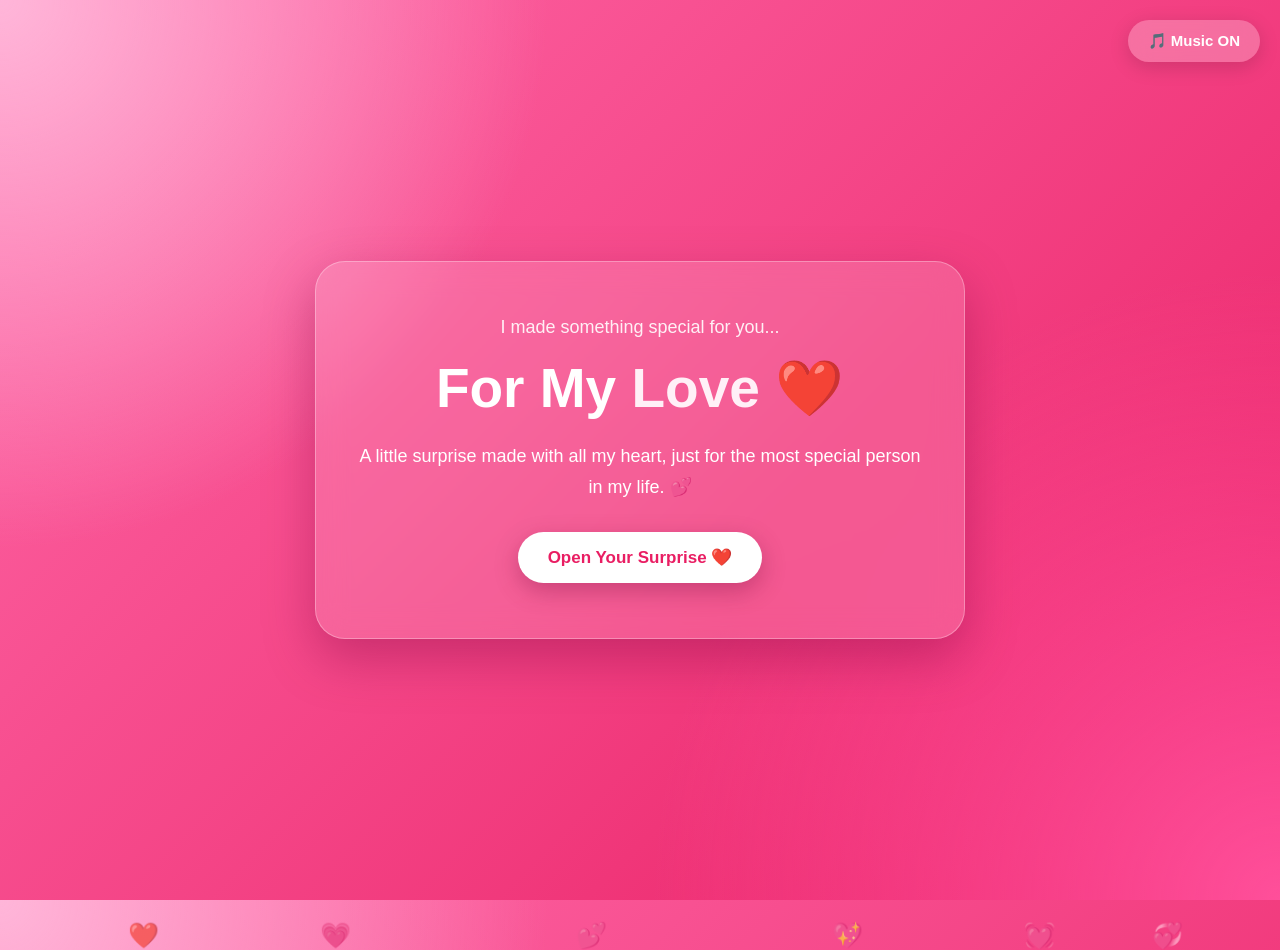
<file: index.html>
<!DOCTYPE html>
<html lang="en">
<head>
    <meta charset="UTF-8">
    <meta name="viewport" content="width=device-width, initial-scale=1.0">

    <title>For My Love ❤️</title>

    <link rel="stylesheet" href="style.css">
</head>

<body>
    

    <div class="hearts">
        <span>❤️</span>
        <span>💗</span>
        <span>💕</span>
        <span>💖</span>
        <span>💓</span>
        <span>💞</span>
    </div><!-- Music Player -->
<audio id="bgMusic" loop>
    <source src="music/love.mp3" type="audio/mpeg">
</audio>

<button class="music-btn" onclick="toggleMusic()" id="musicBtn">
    🎵 Music ON
</button>

    <main class="welcome">

        <p class="small-text">
            I made something special for you...
        </p>

        <h1>
            For My <span>Love</span> ❤️
        </h1>

        <p class="message">
            A little surprise made with all my heart,
            just for the most special person in my life. 💕
        </p>

       <button onclick="window.location.href='birthday.html'">
           Open Your Surprise ❤️
       </button>

    </main>

    <script src="script.js"></script>
    

</body>
</html>
</file>
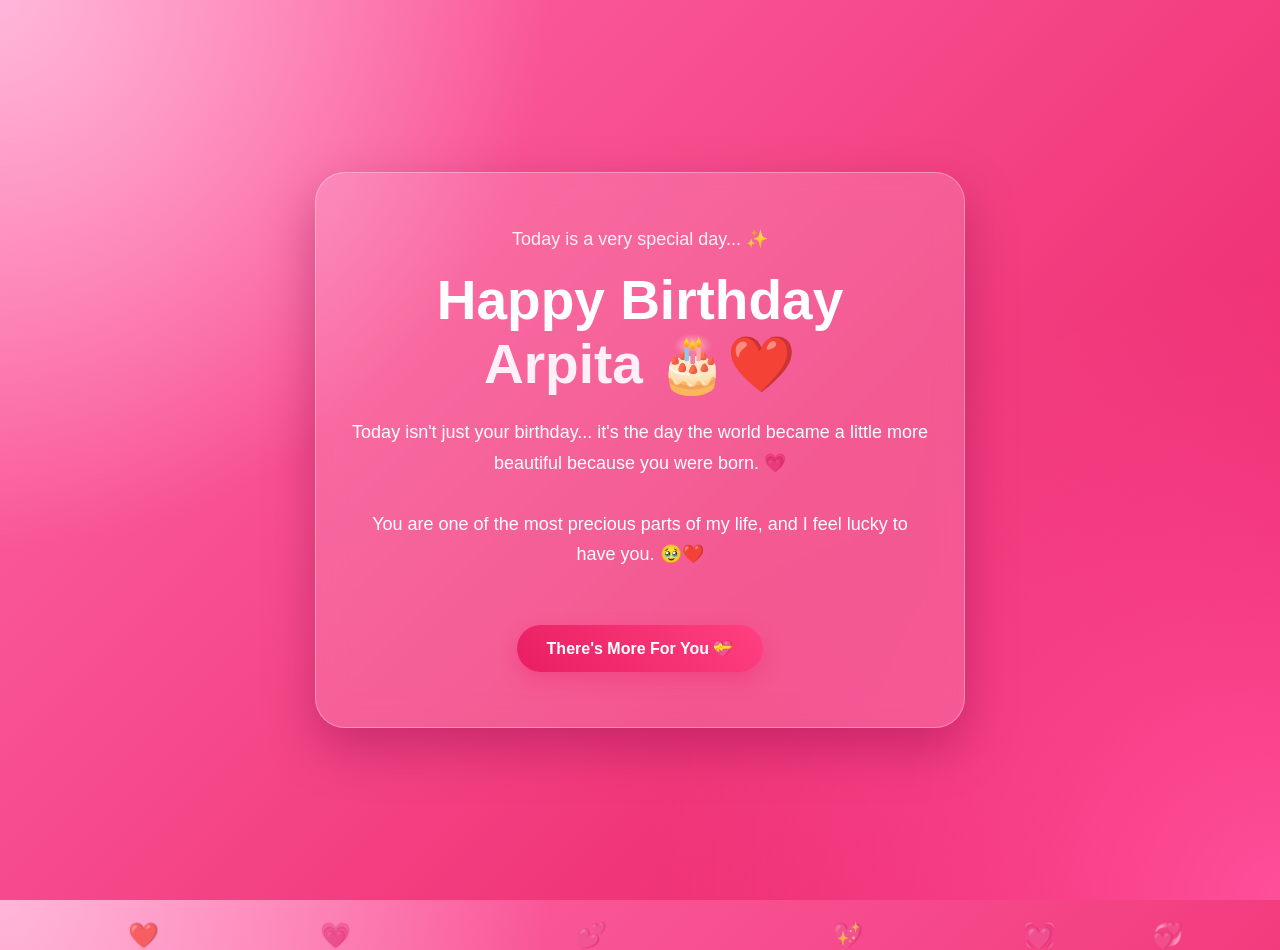
<file: birthday.html>
<!DOCTYPE html>
<html lang="en">

<head>
    <meta charset="UTF-8">
    <meta name="viewport" content="width=device-width, initial-scale=1.0">

    <title>Happy Birthday My Love ❤️</title>

    <link rel="stylesheet" href="style.css">
</head>

<body>

    <!-- Floating Hearts -->
    <div class="hearts">
        <span>❤️</span>
        <span>💗</span>
        <span>💕</span>
        <span>💖</span>
        <span>💓</span>
        <span>💞</span>
    </div>


    <main class="welcome">

        <p class="small-text">
            Today is a very special day... ✨
        </p>


        <h1>
            Happy Birthday <span>Arpita</span> 🎂❤️
        </h1>


        <p class="message">
            Today isn't just your birthday...
            it's the day the world became a little more beautiful
            because you were born. 💗
        </p>


        <p class="message">
            You are one of the most precious parts of my life,
            and I feel lucky to have you. 🥹❤️
        </p>


        <a href="memories.html" class="next-button">
    There's More For You 💝
</a>

    </main>


    <script src="script.js"></script>

</body>

</html>
</file>
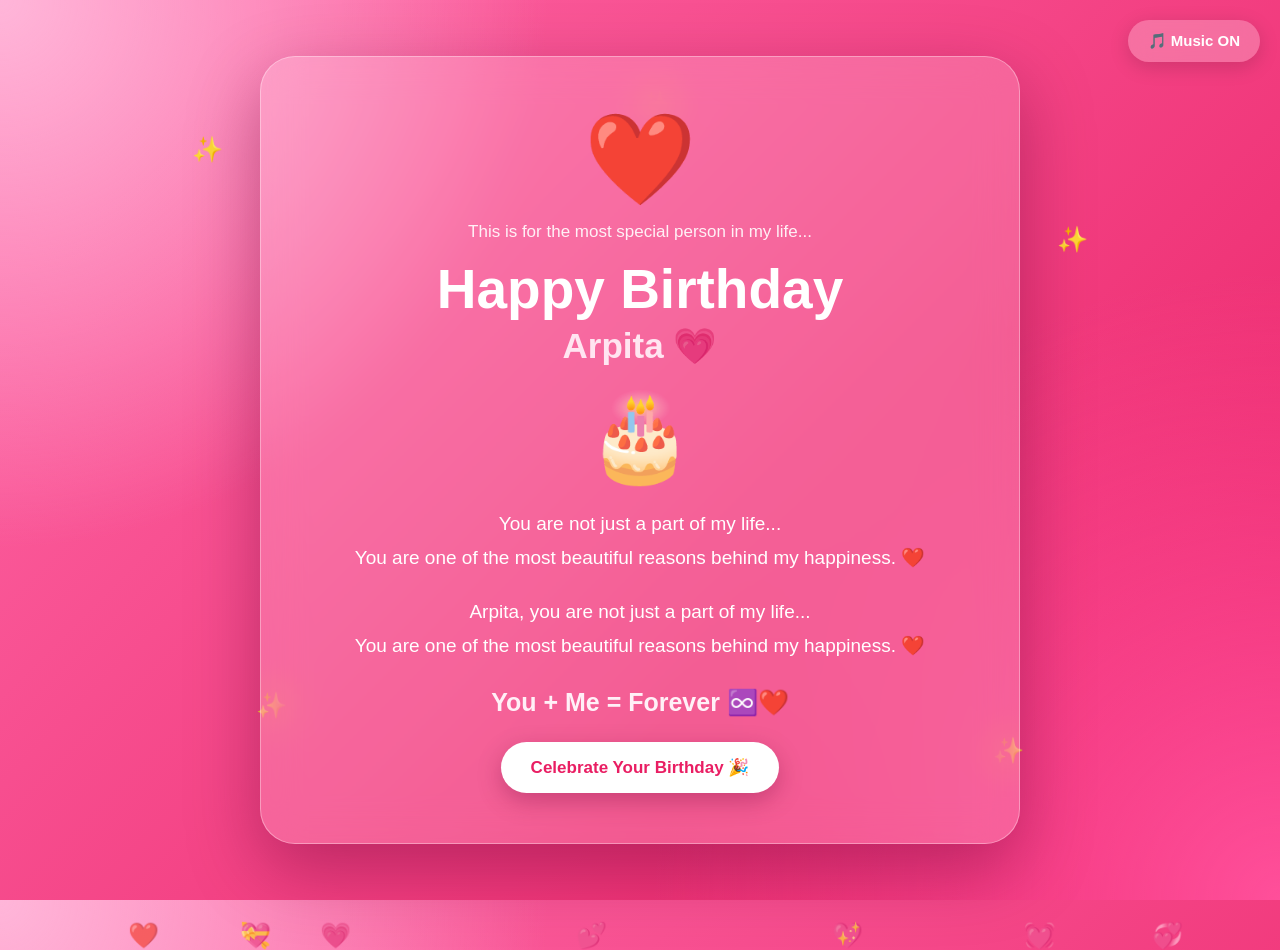
<file: final.html>
<!DOCTYPE html>
<html lang="en">

<head>

    <meta charset="UTF-8">

    <meta name="viewport" content="width=device-width, initial-scale=1.0">

    <title>Happy Birthday My Love ❤️</title>

    <link rel="stylesheet" href="style.css">

</head>

<body>

    <!-- Floating Hearts -->

    <div class="hearts">

        <span>❤️</span>
        <span>💗</span>
        <span>💕</span>
        <span>💖</span>
        <span>💓</span>
        <span>💞</span>
        <span>💘</span>
        <span>💝</span>

    </div>


    <!-- Sparkles -->

    <div class="sparkles">

        <span>✨</span>
        <span>✨</span>
        <span>✨</span>
        <span>✨</span>
        <span>✨</span>

    </div>
    <audio id="bgMusic" loop>
    <source src="music/love.mp3" type="audio/mpeg">
</audio>

<button class="music-btn" onclick="toggleMusic()" id="musicBtn">
    🎵 Music ON
</button>


    <main class="final-page">

        <div class="final-card">

            <div class="final-heart">
                ❤️
            </div>


            <p class="final-small">
                This is for the most special person in my life...
            </p>


            <h1>
                Happy Birthday
            </h1>


           <h2>
    Arpita 💗
</h2>


            <div class="cake">
                🎂
            </div>


            <p class="final-message">

                You are not just a part of my life...
                <br>

                You are one of the most beautiful reasons
                behind my happiness. ❤️

            </p>


            <p class="final-message">

    Arpita, you are not just a part of my life...
    <br>

    You are one of the most beautiful reasons
    behind my happiness. ❤️

</p>


            <div class="love-line">

                You + Me = Forever ♾️❤️

            </div>


            <button onclick="celebrate()">

                Celebrate Your Birthday 🎉

            </button>

        </div>

    </main>


    <script src="script.js"></script>

</body>

</html>
</file>
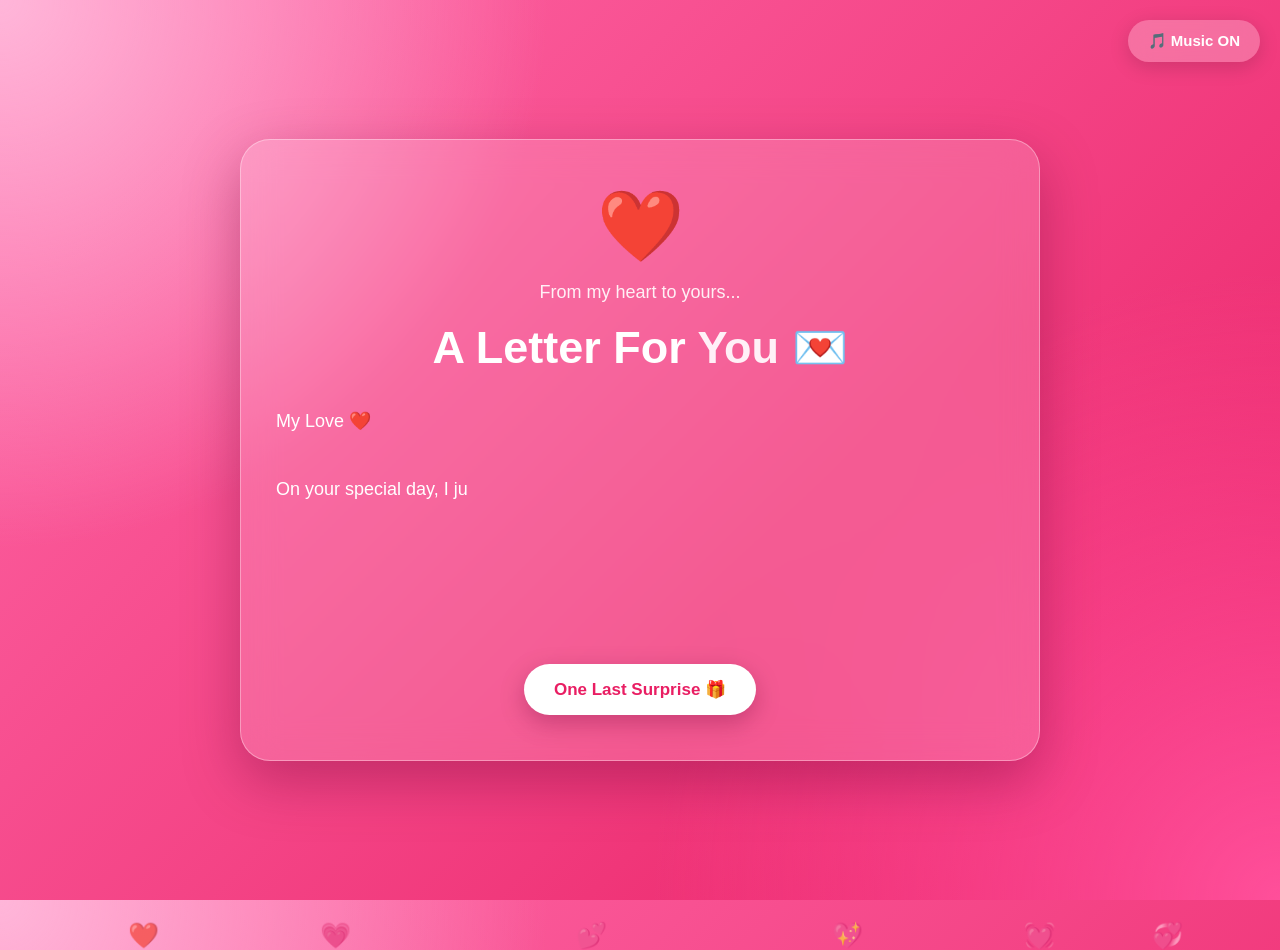
<file: letter.html>
<!DOCTYPE html>
<html lang="en">

<head>
    <meta charset="UTF-8">
    <meta name="viewport" content="width=device-width, initial-scale=1.0">

    <title>A Letter For You ❤️</title>

    <link rel="stylesheet" href="style.css">
</head>

<body>

    <!-- Floating Hearts -->
    <div class="hearts">
        <span>❤️</span>
        <span>💗</span>
        <span>💕</span>
        <span>💖</span>
        <span>💓</span>
        <span>💞</span>
    </div>


    <!-- Background Music -->
    <audio id="bgMusic" loop>
        <source src="music/love.mp3" type="audio/mpeg">
    </audio>


    <!-- Music Button -->
    <button class="music-btn" onclick="toggleMusic()" id="musicBtn">
        🎵 Music ON
    </button>


    <main class="letter-page">

        <div class="letter-card">

            <div class="big-heart">
                ❤️
            </div>

            <p class="small-text">
                From my heart to yours...
            </p>

            <h1>
                A Letter For <span>You</span> 💌
            </h1>


            <!-- Letter Animation -->
            <div class="letter-text" id="letterText"></div>


            <button onclick="window.location.href='love.html'">
                One Last Surprise 🎁
            </button>

        </div>

    </main>


    <!-- JavaScript -->
    <script src="script.js"></script>

</body>

</html>
</file>
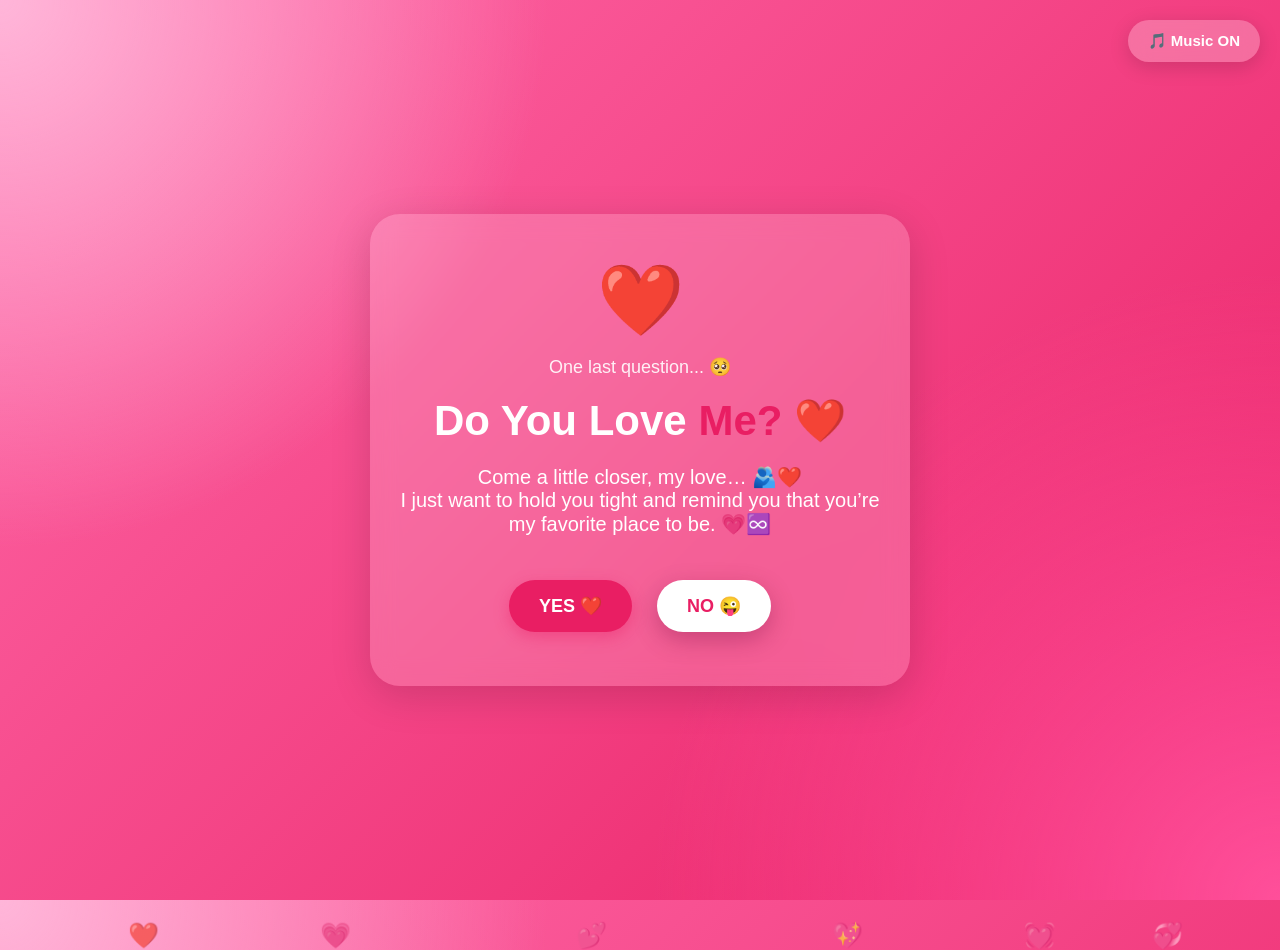
<file: love.html>
<!DOCTYPE html>
<html lang="en">

<head>
    <meta charset="UTF-8">
    <meta name="viewport" content="width=device-width, initial-scale=1.0">

    <title>Do You Love Me? ❤️</title>

    <link rel="stylesheet" href="style.css">
</head>

<body>

    <!-- Floating Hearts -->
    <div class="hearts">
        <span>❤️</span>
        <span>💗</span>
        <span>💕</span>
        <span>💖</span>
        <span>💓</span>
        <span>💞</span>
    </div>


    <!-- =============================== -->
    <!-- BACKGROUND MUSIC -->
    <!-- =============================== -->

    <audio id="bgMusic" loop>
        <source src="music/love.mp3" type="audio/mpeg">
    </audio>

    <button class="music-btn" onclick="toggleMusic()" id="musicBtn">
        🎵 Music ON
    </button>


    <!-- =============================== -->
    <!-- LOVE QUESTION -->
    <!-- =============================== -->

    <main class="love-page">

        <div class="love-card">

            <div class="big-heart">
                ❤️
            </div>

            <p class="small-text">
                One last question... 🥺
            </p>

            <h1>
                Do You Love <span>Me?</span> ❤️
            </h1>

            <p class="love-message">
                Come a little closer, my love… 🫂❤️
                <br>
                I just want to hold you tight and remind you
                that you’re my favorite place to be. 💗♾️
            </p>

            <div class="love-buttons">

                <a href="final.html" class="yes-button">
                    YES ❤️
                </a>

                <button class="no-button" id="noButton">
                    NO 😜
                </button>

            </div>

        </div>

    </main>


    <!-- =============================== -->
    <!-- NO BUTTON SCRIPT -->
    <!-- =============================== -->

    <script>

        const noButton = document.getElementById("noButton");

        function moveNoButton() {

            const buttonWidth = noButton.offsetWidth;
            const buttonHeight = noButton.offsetHeight;

            const padding = 20;

            const maxX =
                window.innerWidth - buttonWidth - padding;

            const maxY =
                window.innerHeight - buttonHeight - padding;

            const randomX =
                padding + Math.random() * (maxX - padding);

            const randomY =
                padding + Math.random() * (maxY - padding);

            noButton.style.position = "fixed";
            noButton.style.left = randomX + "px";
            noButton.style.top = randomY + "px";
        }


        // Desktop
        noButton.addEventListener(
            "mouseenter",
            moveNoButton
        );


        // Mobile
        noButton.addEventListener(
            "touchstart",
            function (event) {

                event.preventDefault();

                moveNoButton();

            }
        );


        // Click
        noButton.addEventListener(
            "click",
            function (event) {

                event.preventDefault();

                moveNoButton();

            }
        );

    </script>


    <!-- =============================== -->
    <!-- MAIN SCRIPT -->
    <!-- =============================== -->

    <script src="script.js"></script>

</body>

</html>
</file>
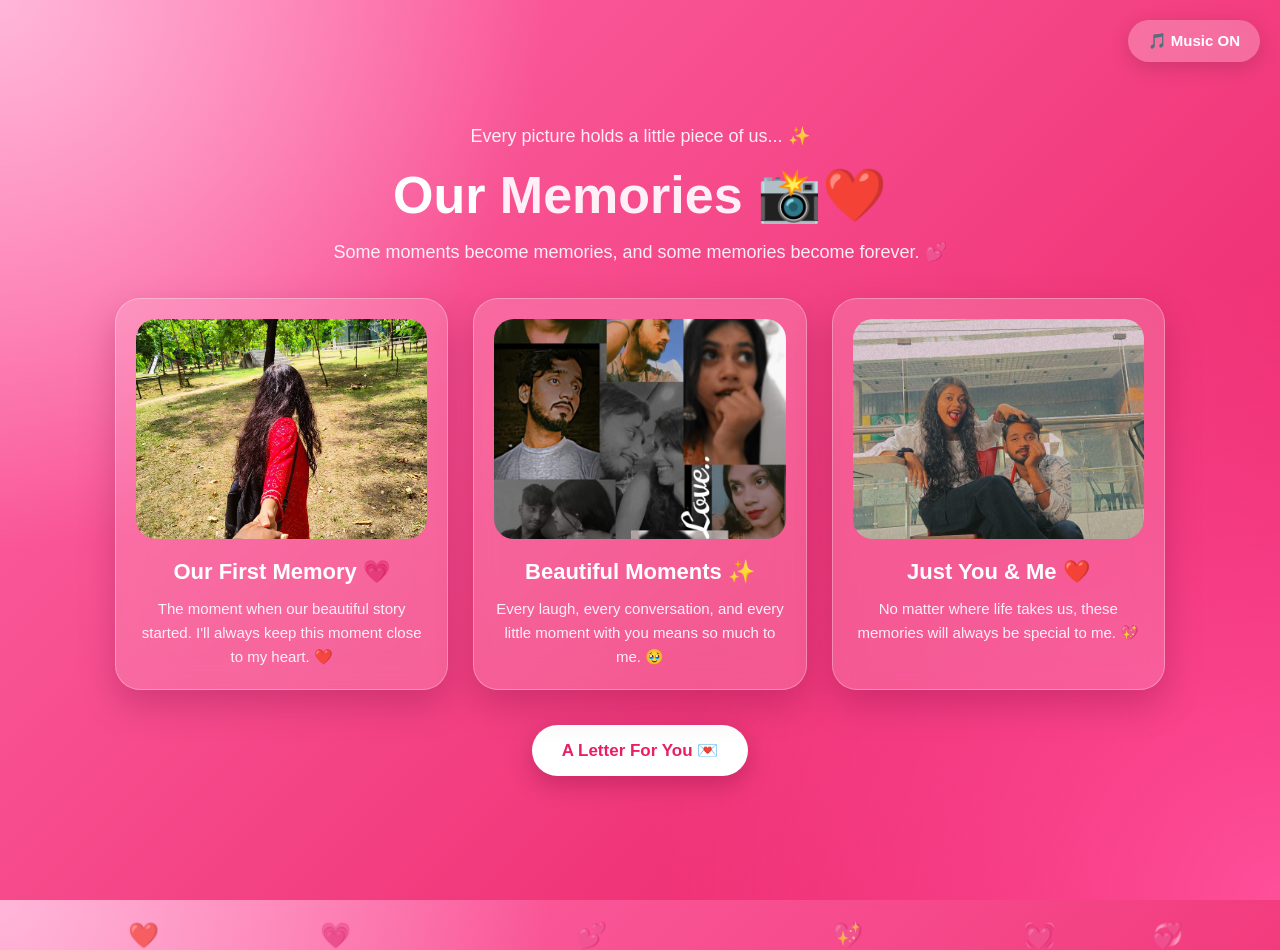
<file: memories.html>
<!DOCTYPE html>
<html lang="en">

<head>

    <meta charset="UTF-8">

    <meta name="viewport" content="width=device-width, initial-scale=1.0">

    <title>Our Memories ❤️</title>

    <link rel="stylesheet" href="style.css">

</head>


<body>

    <!-- Floating Hearts -->

    <div class="hearts">

        <span>❤️</span>
        <span>💗</span>
        <span>💕</span>
        <span>💖</span>
        <span>💓</span>
        <span>💞</span>

    </div>
    <audio id="bgMusic" loop>
    <source src="music/love.mp3" type="audio/mpeg">
</audio>

<button class="music-btn" onclick="toggleMusic()" id="musicBtn">
    🎵 Music ON
</button>


    <main class="memories-page">

        <p class="small-text">
            Every picture holds a little piece of us... ✨
        </p>


        <h1>
            Our <span>Memories</span> 📸❤️
        </h1>


        <p class="memory-intro">

            Some moments become memories,
            and some memories become forever. 💕

        </p>


        <!-- =========================
             MEMORY CARDS
        ========================== -->

        <div class="memory-container">


            <!-- CARD 1 -->

            <div class="memory-card">

                <div class="photo-placeholder">

                    <img src="images/photo1.jpg"
                         alt="Our First Memory">

                </div>


                <h2>
                    Our First Memory 💗
                </h2>


                <p>

                    The moment when our beautiful story
                    started. I'll always keep this moment
                    close to my heart. ❤️

                </p>

            </div>



            <!-- CARD 2 -->

            <div class="memory-card">

                <div class="photo-placeholder">

                    <img src="images/photo2.jpg"
                         alt="Beautiful Memory">

                </div>


                <h2>
                    Beautiful Moments ✨
                </h2>


                <p>

                    Every laugh, every conversation,
                    and every little moment with you
                    means so much to me. 🥹

                </p>

            </div>



            <!-- CARD 3 -->

            <div class="memory-card">

                <div class="photo-placeholder">

                    <img src="images/photo3.jpg"
                         alt="Our Special Moment">

                </div>


                <h2>
                    Just You & Me ❤️
                </h2>


                <p>

                    No matter where life takes us,
                    these memories will always
                    be special to me. 💖

                </p>

            </div>


        </div>


        <!-- Letter Button -->

      <button onclick="window.location.href='letter.html'">
    A Letter For You 💌
</button>

    </main>


    <script src="script.js"></script>

</body>

</html>
</file>
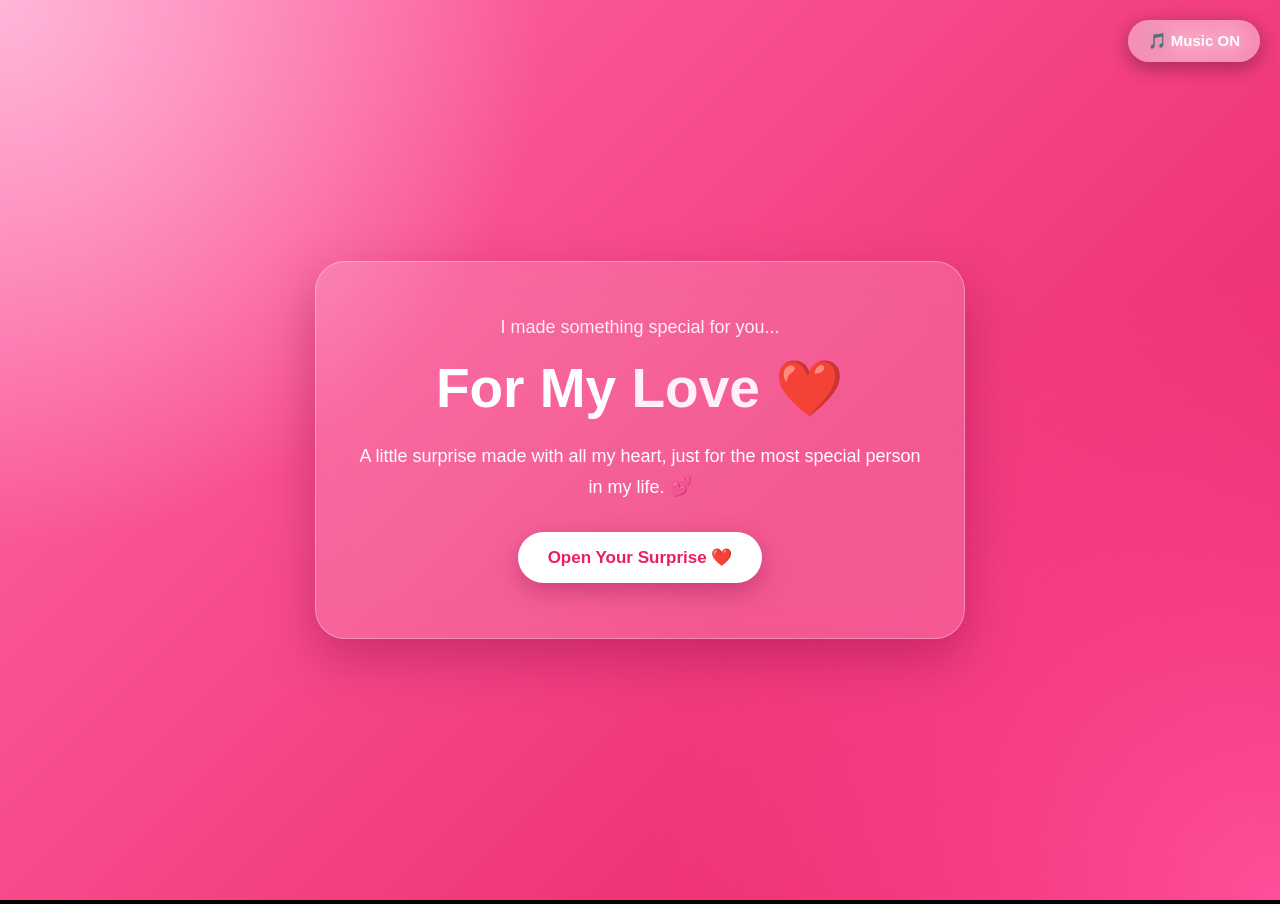
<file: player.html>
<!DOCTYPE html>
<html lang="en">

<head>
    <meta charset="UTF-8">
    <meta name="viewport" content="width=device-width, initial-scale=1.0">

    <title>Our Love Story ❤️</title>

    <style>
        * {
            margin: 0;
            padding: 0;
            box-sizing: border-box;
        }

        body {
            width: 100vw;
            height: 100vh;
            overflow: hidden;
            background: #000;
        }

        #websiteFrame {
            width: 100%;
            height: 100%;
            border: none;
        }

        #musicControl {
            position: fixed;
            top: 20px;
            right: 20px;
            z-index: 99999;

            padding: 12px 20px;
            border: none;
            border-radius: 30px;

            background: rgba(255, 255, 255, 0.25);
            color: white;

            font-size: 15px;
            font-weight: bold;

            backdrop-filter: blur(10px);

            cursor: pointer;

            box-shadow: 0 5px 20px rgba(0, 0, 0, 0.2);

            transition: 0.3s;
        }

        #musicControl:hover {
            transform: scale(1.08);
            background: rgba(255, 255, 255, 0.4);
        }
    </style>
</head>

<body>

    <!-- Website Pages -->
    <iframe
        id="websiteFrame"
        src="index.html">
    </iframe>


    <!-- Permanent Music -->
    <audio id="bgMusic" loop>
        <source src="music/love.mp3" type="audio/mpeg">
    </audio>


    <!-- Music Button -->
    <button id="musicControl">
        🎵 Music ON
    </button>


    <script>

        const music = document.getElementById("bgMusic");
        const musicButton = document.getElementById("musicControl");

        let musicPlaying = false;


        musicButton.addEventListener("click", function () {

            if (music.paused) {

                music.play();

                musicButton.innerHTML = "🔊 Music ON";

                musicPlaying = true;

            } else {

                music.pause();

                musicButton.innerHTML = "🔇 Music OFF";

                musicPlaying = false;
            }

        });

    </script>

</body>

</html>
</file>
<file: style.css>
* {
    margin: 0;
    padding: 0;
    box-sizing: border-box;
}

body {
    min-height: 100vh;
    font-family: Arial, sans-serif;

    background:
        radial-gradient(circle at top left, #ffb6d9, transparent 35%),
        radial-gradient(circle at bottom right, #ff4f9a, transparent 40%),
        linear-gradient(135deg, #ff69a8, #e91e63);

    color: white;

    display: flex;
    justify-content: center;
    align-items: center;

    overflow-x: hidden;
    overflow-y: auto;
}

.welcome {
    width: 90%;
    max-width: 650px;

    padding: 55px 35px;

    text-align: center;

    background: rgba(255, 255, 255, 0.15);
    border: 1px solid rgba(255, 255, 255, 0.3);

    border-radius: 30px;

    backdrop-filter: blur(15px);

    box-shadow:
        0 20px 50px rgba(120, 0, 60, 0.35);

    position: relative;
    z-index: 2;

    animation: appear 1.5s ease;
}

.small-text {
    font-size: 18px;
    margin-bottom: 18px;
    opacity: 0.9;
}

h1 {
    font-size: 55px;
    margin-bottom: 20px;
}

h1 span {
    color: #fff0f7;
}

.message {
    font-size: 18px;
    line-height: 1.7;
    margin-bottom: 30px;
}

button {
    border: none;

    padding: 15px 30px;

    border-radius: 50px;

    background: white;
    color: #e91e63;

    font-size: 17px;
    font-weight: bold;

    cursor: pointer;

    box-shadow: 0 8px 25px rgba(100, 0, 50, 0.3);

    transition: 0.3s;
}

button:hover {
    transform: scale(1.08);

    box-shadow:
        0 10px 35px rgba(255, 255, 255, 0.5);
}

/* Floating Hearts */

.hearts span {
    position: absolute;

    bottom: -50px;

    font-size: 25px;

    animation: float 8s linear infinite;

    opacity: 0.7;
}

.hearts span:nth-child(1) {
    left: 10%;
    animation-delay: 0s;
}

.hearts span:nth-child(2) {
    left: 25%;
    animation-delay: 2s;
}

.hearts span:nth-child(3) {
    left: 45%;
    animation-delay: 4s;
}

.hearts span:nth-child(4) {
    left: 65%;
    animation-delay: 1s;
}

.hearts span:nth-child(5) {
    left: 80%;
    animation-delay: 3s;
}

.hearts span:nth-child(6) {
    left: 90%;
    animation-delay: 5s;
}

@keyframes float {

    0% {
        transform: translateY(0) scale(1);
        opacity: 0;
    }

    20% {
        opacity: 0.8;
    }

    100% {
        transform: translateY(-110vh) scale(1.5) rotate(20deg);
        opacity: 0;
    }
}

@keyframes appear {

    from {
        opacity: 0;
        transform: translateY(30px) scale(0.95);
    }

    to {
        opacity: 1;
        transform: translateY(0) scale(1);
    }
}

/* Mobile */

@media (max-width: 600px) {

    h1 {
        font-size: 38px;
    }

    .message {
        font-size: 16px;
    }

    .welcome {
        padding: 40px 20px;
    }
}
/* =========================
   MEMORIES PAGE
========================= */

.memories-page {
    width: 92%;
    max-width: 1100px;

    padding: 45px 25px;

    text-align: center;

    position: relative;
    z-index: 2;

    animation: appear 1.2s ease;
}

.memories-page h1 {
    font-size: 52px;
    margin-bottom: 15px;
}

.memory-intro {
    font-size: 18px;
    margin-bottom: 35px;
    opacity: 0.9;
}

.memory-container {
    display: grid;

    grid-template-columns: repeat(3, 1fr);

    gap: 25px;

    margin-bottom: 35px;
}

.memory-card {
    padding: 20px;

    background: rgba(255, 255, 255, 0.16);

    border: 1px solid rgba(255, 255, 255, 0.3);

    border-radius: 25px;

    backdrop-filter: blur(15px);

    box-shadow:
        0 15px 35px rgba(100, 0, 50, 0.25);

    transition: 0.4s;
}

.memory-card:hover {
    transform: translateY(-10px) scale(1.02);

    box-shadow:
        0 20px 45px rgba(255, 255, 255, 0.25);
}

.photo-placeholder {
    height: 220px;

    border-radius: 20px;

    display: flex;
    align-items: center;
    justify-content: center;

    font-size: 65px;

    margin-bottom: 20px;

    background:
        linear-gradient(
            135deg,
            rgba(255,255,255,0.35),
            rgba(255,105,180,0.25)
        );
}

.memory-card h2 {
    font-size: 22px;

    margin-bottom: 12px;
}

.memory-card p {
    font-size: 15px;

    line-height: 1.6;

    opacity: 0.9;
}


/* Mobile */

@media (max-width: 800px) {

    .memory-container {
        grid-template-columns: 1fr;
    }

    .memories-page h1 {
        font-size: 40px;
    }

}
/* =========================
   LOVE LETTER PAGE
========================= */

.letter-page {
    width: 92%;
    max-width: 800px;

    position: relative;
    z-index: 2;

    text-align: center;

    animation: appear 1.2s ease;
}

.letter-card {
    padding: 45px 35px;

    background: rgba(255, 255, 255, 0.16);

    border: 1px solid rgba(255, 255, 255, 0.35);

    border-radius: 30px;

    backdrop-filter: blur(18px);

    box-shadow:
        0 20px 55px rgba(100, 0, 50, 0.35);
}

.big-heart {
    font-size: 75px;

    margin-bottom: 15px;

    animation: heartbeat 1.3s infinite;
}

.letter-card h1 {
    font-size: 45px;

    margin-bottom: 30px;
}

.letter-card h1 span {
    color: #fff0f7;
}

.letter-text {
    min-height: 230px;

    text-align: left;

    font-size: 18px;

    line-height: 1.9;

    color: white;

    white-space: pre-line;

    margin-bottom: 30px;
}

@keyframes heartbeat {

    0% {
        transform: scale(1);
    }

    25% {
        transform: scale(1.15);
    }

    40% {
        transform: scale(1);
    }

    60% {
        transform: scale(1.15);
    }

    100% {
        transform: scale(1);
    }

}

@media (max-width: 600px) {

    .letter-card {
        padding: 35px 20px;
    }

    .letter-card h1 {
        font-size: 35px;
    }

    .letter-text {
        font-size: 16px;
    }

}
/* =========================
   FINAL SURPRISE PAGE
========================= */

.final-page {

    width: 92%;

    max-width: 800px;

    text-align: center;

    position: relative;

    z-index: 5;

    padding: 50px 20px;

    animation: appear 1.5s ease;

}


.final-card {

    padding: 50px 35px;

    background: rgba(255, 255, 255, 0.18);

    border: 1px solid rgba(255, 255, 255, 0.35);

    border-radius: 35px;

    backdrop-filter: blur(20px);

    box-shadow:

        0 25px 70px rgba(100, 0, 50, 0.4);

}


.final-heart {

    font-size: 90px;

    animation: heartbeat 1.2s infinite;

    margin-bottom: 10px;

}


.final-small {

    font-size: 17px;

    opacity: 0.9;

    margin-bottom: 15px;

}


.final-card h1 {

    font-size: 55px;

    margin-bottom: 5px;

}


.final-card h2 {

    font-size: 35px;

    color: #ffe5f1;

    margin-bottom: 20px;

}


.cake {

    font-size: 85px;

    margin: 15px 0;

    animation: cakeBounce 2s infinite;

}


.final-message {

    font-size: 19px;

    line-height: 1.8;

    margin: 20px 0;

}


.forever {

    font-size: 17px;

    line-height: 1.8;

    margin-bottom: 25px;

}


.love-line {

    font-size: 25px;

    font-weight: bold;

    margin: 25px 0;

    color: #fff0f7;

}


@keyframes cakeBounce {

    0%, 100% {

        transform: translateY(0);

    }

    50% {

        transform: translateY(-12px);

    }

}


/* Sparkles */

.sparkles span {

    position: absolute;

    font-size: 25px;

    animation: sparkle 3s infinite;

}


.sparkles span:nth-child(1) {

    top: 15%;

    left: 15%;

}


.sparkles span:nth-child(2) {

    top: 25%;

    right: 15%;

    animation-delay: 1s;

}


.sparkles span:nth-child(3) {

    bottom: 20%;

    left: 20%;

    animation-delay: 1.5s;

}


.sparkles span:nth-child(4) {

    bottom: 15%;

    right: 20%;

    animation-delay: 2s;

}


.sparkles span:nth-child(5) {

    top: 10%;

    left: 50%;

    animation-delay: 0.5s;

}


@keyframes sparkle {

    0%, 100% {

        opacity: 0.2;

        transform: scale(0.7);

    }

    50% {

        opacity: 1;

        transform: scale(1.4);

    }

}


/* Final Page Mobile */

@media (max-width: 600px) {

    .final-card {

        padding: 40px 20px;

    }


    .final-card h1 {

        font-size: 40px;

    }


    .final-card h2 {

        font-size: 28px;

    }


    .final-heart {

        font-size: 70px;

    }


    .cake {

        font-size: 65px;

    }


    .final-message {

        font-size: 16px;

    }


    .love-line {

        font-size: 21px;

    }

}
/* =========================
   MEMORY PHOTOS
========================= */

.photo-placeholder {
    overflow: hidden;
}

.photo-placeholder img {
    width: 100%;
    height: 100%;

    object-fit: cover;

    display: block;

    transition: transform 0.5s ease;
}

.memory-card:hover .photo-placeholder img {
    transform: scale(1.08);
}
/* =========================
   MUSIC BUTTON
========================= */

.music-btn {
    position: fixed;
    top: 20px;
    right: 20px;
    z-index: 1000;

    padding: 12px 20px;
    border: none;
    border-radius: 30px;

    background: rgba(255, 255, 255, 0.25);
    color: white;

    font-size: 15px;
    font-weight: bold;

    backdrop-filter: blur(10px);
    cursor: pointer;

    box-shadow: 0 5px 20px rgba(0, 0, 0, 0.15);

    transition: 0.3s;
}

.music-btn:hover {
    transform: scale(1.08);
    background: rgba(255, 255, 255, 0.4);
}
.next-button {
    display: inline-block;
    text-decoration: none;
    margin-top: 25px;
    padding: 14px 30px;
    border-radius: 30px;
    background: linear-gradient(45deg, #E91E63, #FF4081);
    color: white;
    font-size: 16px;
    font-weight: bold;
    cursor: pointer;
    box-shadow: 0 8px 20px rgba(233, 30, 99, 0.3);
    transition: 0.3s;
}

.next-button:hover {
    transform: scale(1.05);
}

/* =========================
   DO YOU LOVE ME PAGE
========================= */

.love-page {
    min-height: 100vh;
    display: flex;
    justify-content: center;
    align-items: center;
    padding: 20px;
    box-sizing: border-box;
}

.love-card {
    width: 90%;
    max-width: 600px;
    padding: 45px 25px;
    text-align: center;
    background: rgba(255, 255, 255, 0.18);
    border-radius: 30px;
    backdrop-filter: blur(12px);
    box-shadow: 0 10px 40px rgba(0, 0, 0, 0.15);
}

.love-card h1 {
    font-size: 42px;
    margin: 15px 0;
}

.love-card h1 span {
    color: #e91e63;
}

.love-message {
    font-size: 20px;
    margin: 20px 0 35px;
}

.love-buttons {
    display: flex;
    justify-content: center;
    align-items: center;
    gap: 25px;
    min-height: 70px;
}

.yes-button,
.no-button {
    border: none;
    padding: 15px 30px;
    border-radius: 30px;
    font-size: 18px;
    font-weight: bold;
    cursor: pointer;
    text-decoration: none;
    transition: 0.3s;
}

.yes-button {
    background: #e91e63;
    color: white;
    box-shadow: 0 5px 15px rgba(233, 30, 99, 0.4);
}

.yes-button:hover {
    transform: scale(1.1);
}

.no-button {
    background: white;
    color: #e91e63;
}

.big-heart {
    font-size: 70px;
    animation: heartbeat 1.2s infinite;
}

@keyframes heartbeat {

    0% {
        transform: scale(1);
    }

    50% {
        transform: scale(1.15);
    }

    100% {
        transform: scale(1);
    }
}

/* Mobile */
@media (max-width: 600px) {

    .love-card h1 {
        font-size: 30px;
    }

    .love-message {
        font-size: 17px;
    }

    .yes-button,
    .no-button {
        padding: 13px 24px;
        font-size: 16px;
    }
}
</file>
